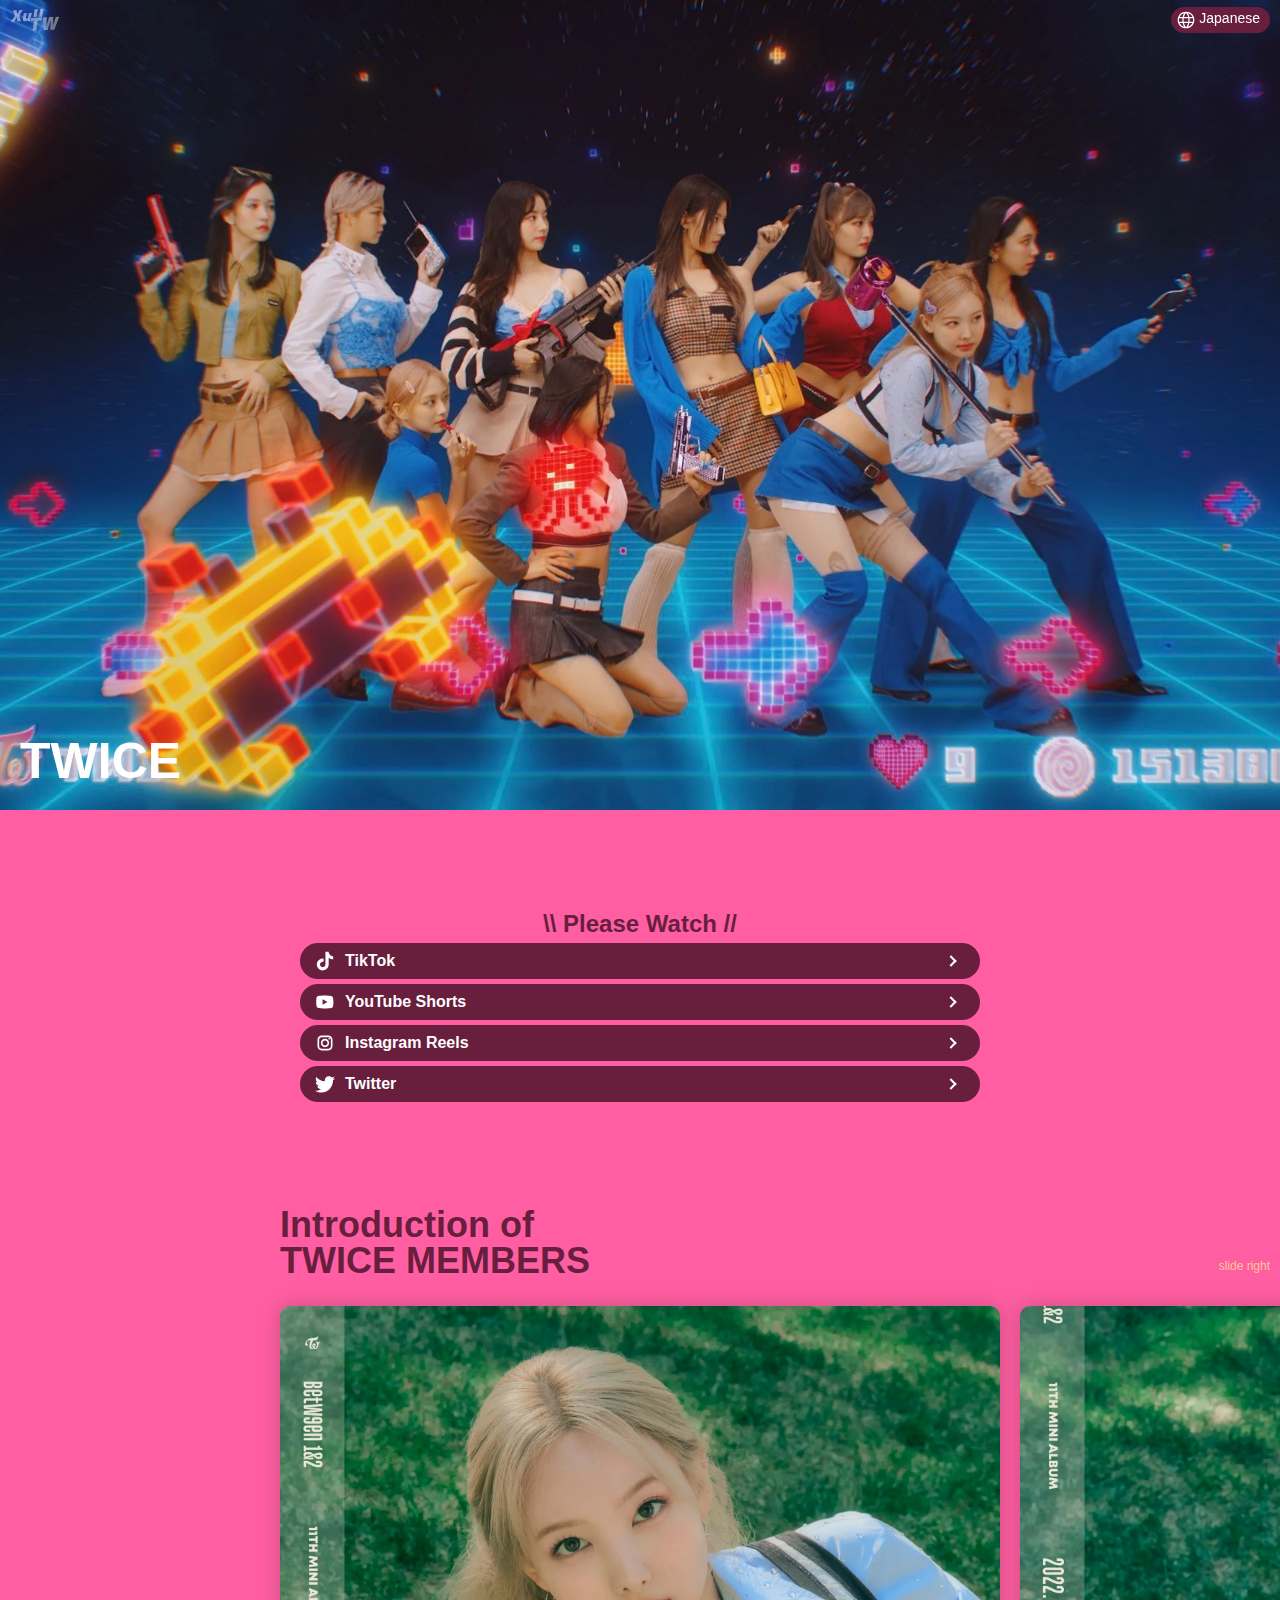
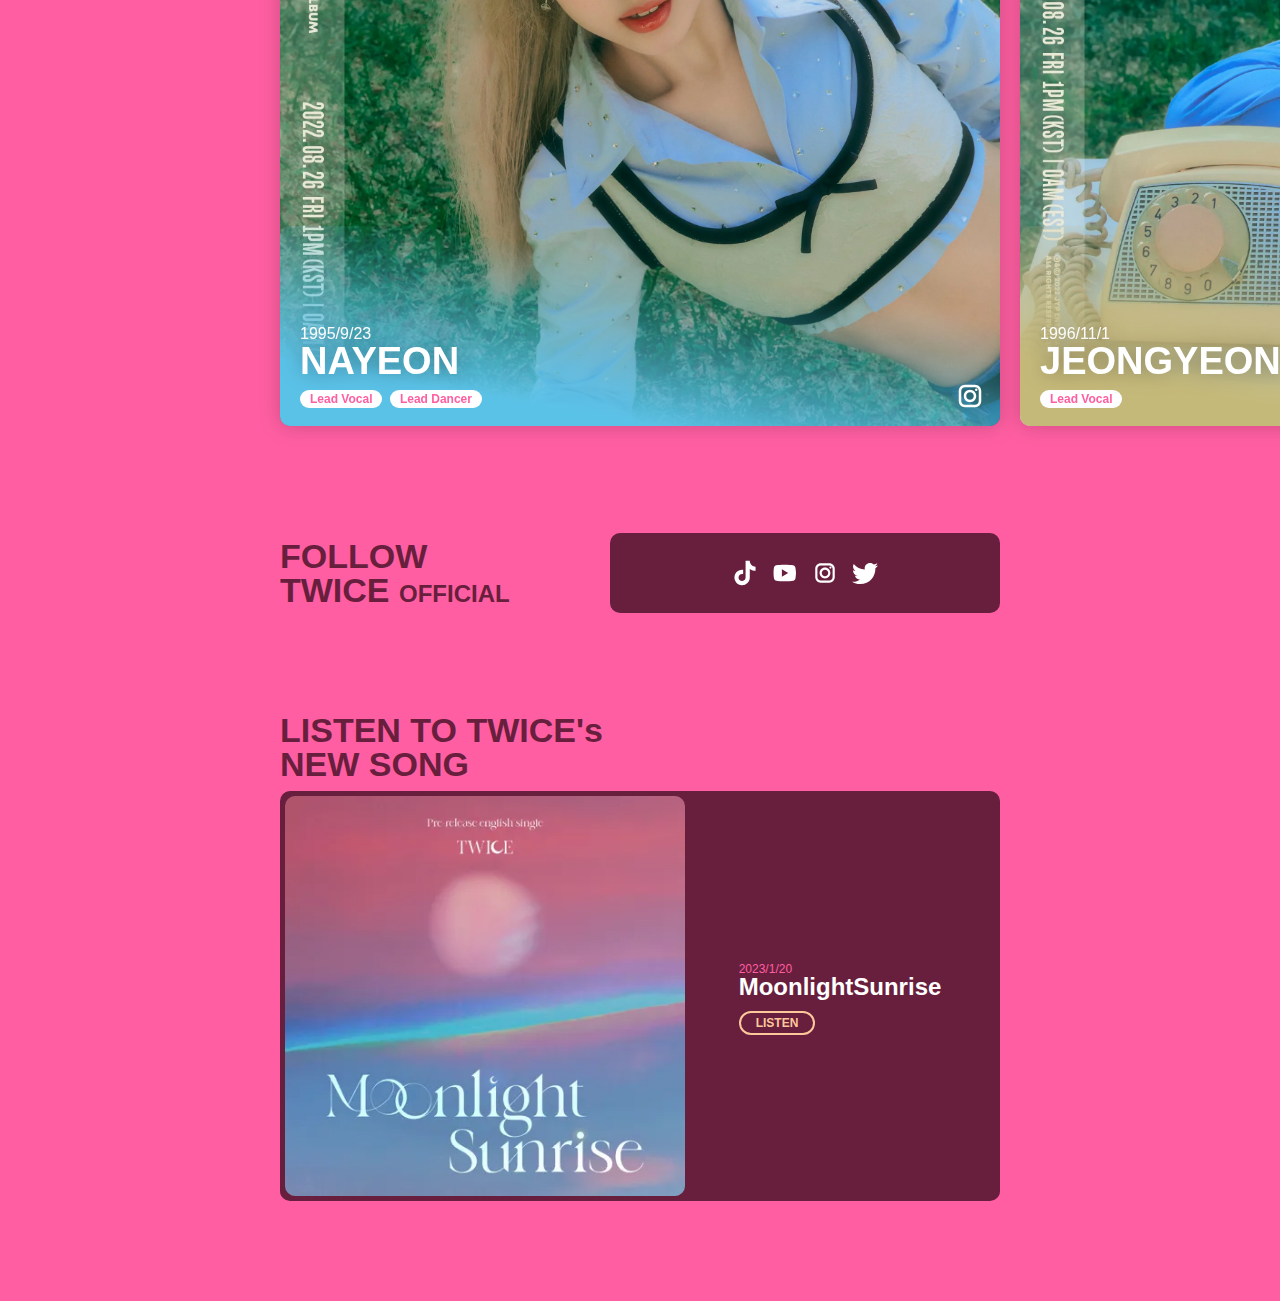
<file: en/index.html>
<!DOCTYPE html>
<html lang="en">

<head>
    <meta charset="UTF-8">
    <meta http-equiv="X-UA-Compatible" content="IE=edge">
    <meta name="viewport" content="width=device-width, initial-scale=1.0">
    <title>TWICE</title>
    <meta name="description" content="">

    <meta name="twitter:card" content="summary_large_image">
    <meta name="twitter:site" content="@xulltw">
    <meta name="twitter:title" content="TWICE">
    <meta name="twitter:description" content="">
    <meta name="twitter:image" content="">

    <link rel="shortcut icon" href="../img/icons/favicon.ico">
    <!-- text -->
    <link rel="stylesheet" href="../text/base.css">
    <link rel="stylesheet" href="../text/index.css">
    <script src="../text/index.js" async></script>

    <!-- アナリティクス -->
    <!-- Google tag (gtag.js) -->
    <script async src="https://www.googletagmanager.com/gtag/js?id=G-9CKXDVN9NT"></script>
    <script>
        window.dataLayer = window.dataLayer || [];
        function gtag() { dataLayer.push(arguments); }
        gtag('js', new Date());

        gtag('config', 'G-9CKXDVN9NT');
    </script>
</head>

<body>
    <header>
        <div class="left">
            <a href="https://twice.xla.jp"><img src="../img/icons/logo.webp" alt=""></a>
        </div>
        <div class="right">
            <a href="../ja/"><img src="../img/icons/language.svg" alt="language"><p>Japanese</p></a>
        </div>
    </header>
    <main>
        <section class="top">
            <h1>TWICE</h1>
        </section>
        <section class="sns">
            <h2>\\ Please Watch //</h2>
            <a href="https://tiktok.com/@xulltw" target="_blank"><img src="../img/icons/tiktok.svg">TikTok</a>
            <a href="https://youtube.com/@xulltw" target="_blank"><img src="../img/icons/youtube.svg">YouTube Shorts</a>
            <a href="https://instagram.com/xulltw" target="_blank"><img src="../img/icons/instagram.svg">Instagram Reels</a>
            <a href="https://twitter.com/xulltw" target="_blank"><img src="../img/icons/twitter.svg">Twitter</a>
        </section>
        <section class="member" id="member">
            <h2>Introduction of<br>TWICE MEMBERS</h2>
            <p class="slideexplain">slide right</p>
            <div class="area">

                <div class="box nayeon">
                    <div class="text" style="background: linear-gradient(10deg,var(--nayeon) 20%,#0000 70%);">
                        <h4>
                            <span class="birthday">1995/9/23</span>
                        </h4>
                        <h3>NAYEON</h3>
                        <p class="category">
                            <span>Lead Vocal</span>
                            <span>Lead Dancer</span>
                        </p>
                    </div>
                    <a href="https://www.instagram.com/nayeonyny/"><img src="../img/icons/instagram.svg" alt=""></a>
                </div>

                <div class="box jeongyeon">
                    <div class="text" style="background: linear-gradient(10deg,var(--jeongyeon) 20%,#0000 70%);">
                        <h4>
                            <span class="birthday">1996/11/1</span>
                        </h4>
                        <h3>JEONGYEON</h3>
                        <p class="category">
                            <span>Lead Vocal</span>
                        </p>
                    </div>
                    <a href="https://www.instagram.com/jy_piece/"><img src="../img/icons/instagram.svg" alt=""></a>
                </div>

                <div class="box momo">
                    <div class="text" style="background: linear-gradient(10deg,var(--momo) 20%,#0000 70%);">
                        <h4>
                            <span class="birthday">1996/11/9</span>
                        </h4>
                        <h3>MOMO</h3>
                        <p class="category">
                            <span>MainDancer</span>
                            <span>Sub Vocal</span>
                        </p>
                    </div>
                    <a href="https://www.instagram.com/momo/"><img src="../img/icons/instagram.svg" alt=""></a>
                </div>

                <div class="box sana">
                    <div class="text" style="background: linear-gradient(10deg,var(--sana) 20%,#0000 70%);">
                        <h4>
                            <span class="birthday">1996/12/29</span>
                        </h4>
                        <h3>SANA</h3>
                        <p class="category">
                            <span>Sub Vocal</span>
                        </p>
                    </div>
                    <a href="https://www.instagram.com/m.by__sana/"><img src="../img/icons/instagram.svg" alt=""></a>
                </div>

                <div class="box jihyo">
                    <div class="text" style="background: linear-gradient(10deg,var(--jihyo) 20%,#0000 70%);">
                        <h4>
                            <span class="birthday">1997/2/1</span>
                        </h4>
                        <h3>JIHYO</h3>
                        <p class="category">
                            <span>Leader</span>
                            <span>Main Vocal</span>
                        </p>
                    </div>
                    <a href="https://www.instagram.com/_zyozyo/"><img src="../img/icons/instagram.svg" alt=""></a>
                </div>

                <div class="box mina">
                    <div class="text" style="background: linear-gradient(10deg,var(--mina) 20%,#0000 70%);">
                        <h4>
                            <span class="birthday">1997/3/24</span>
                        </h4>
                        <h3>MINA</h3>
                        <p class="category">
                            <span>Main Dancer</span>
                            <span>Sub Vocal</span>
                        </p>
                    </div>
                    <a href="https://www.instagram.com/mina_sr_my/"><img src="../img/icons/instagram.svg" alt=""></a>
                </div>

                <div class="box dahyun">
                    <div class="text" style="background: linear-gradient(10deg,var(--dahyun) 20%,#0000 70%);">
                        <h4 style="color: #000; filter: none;">
                            <span class="birthday">1998/5/28</span>
                        </h4>
                        <h3 style="color: #000; filter: none;">DAHYUN</h3>
                        <p class="category">
                            <span style="filter: drop-shadow(0 0 10px #0005);">Lead Rapper</span>
                            <span style="filter: drop-shadow(0 0 10px #0005);">Sub Vocal</span>
                        </p>
                    </div>
                    <a href="https://www.instagram.com/dahhyunnee/"><img src="../img/icons/instagram.svg" alt=""></a>
                </div>

                <div class="box chaeyoung">
                    <div class="text" style="background: linear-gradient(10deg,var(--chaeyoung) 20%,#0000 70%);">
                        <h4>
                            <span class="birthday">1999/4/23</span>
                        </h4>
                        <h3>CHAEYOUNG</h3>
                        <p class="category">
                            <span>main Rapper</span>
                            <span>Sub Vocal</span>
                        </p>
                    </div>
                    <a href="https://www.instagram.com/chaeyo.0/"><img src="../img/icons/instagram.svg" alt=""></a>
                </div>

                <div class="box tzuyu">
                    <div class="text" style="background: linear-gradient(10deg,var(--tzuyu) 20%,#0000 70%);">
                        <h4>
                            <span class="birthday">1999/6/14</span>
                        </h4>
                        <h3>TZUYU</h3>
                        <p class="category">
                            <span>Lead Dancer</span>
                            <span>Sub Vocal</span>
                        </p>
                    </div>
                    <a href="https://www.instagram.com/thinkaboutzu/"><img src="../img/icons/instagram.svg" alt=""></a>
                </div>
            </div>
        </section>
        <section class="official">
            <h2>FOLLOW<br>TWICE <span style="font-size: 24px;">OFFICIAL</span></h2>
            <div class="back">
                <div class="btn">
                    <a href="https://tiktok.com/@twice_tiktok_official" target="_blank"><img src="../img/icons/tiktok.svg"></a>
                    <a href="https://youtube.com/@TWICE" target="_blank"><img src="../img/icons/youtube.svg"></a>
                    <a href="https://instagram.com/twicetagram/" target="_blank"><img src="../img/icons/instagram.svg"></a>
                    <a href="https://twitter.com/jypetwice" target="_blank"><img src="../img/icons/twitter.svg"></a>
                </div>
            </div>
        </section>
        <section class="music">
            <h2>LISTEN TO TWICE's <br>NEW SONG</h2>
            <div class="flex">
                <img src="../img/pics/MoonlightSunrise.webp" alt="">
                <div class="text">
                    <p>2023/1/20</p>
                    <h3>MoonlightSunrise</h3>
                    <a href="https://twice.lnk.to/MoonlightSunrise" target="_blank">LISTEN</a>
                </div>
            </div>
        </section>
    </main>
</body>

</html>
</file>
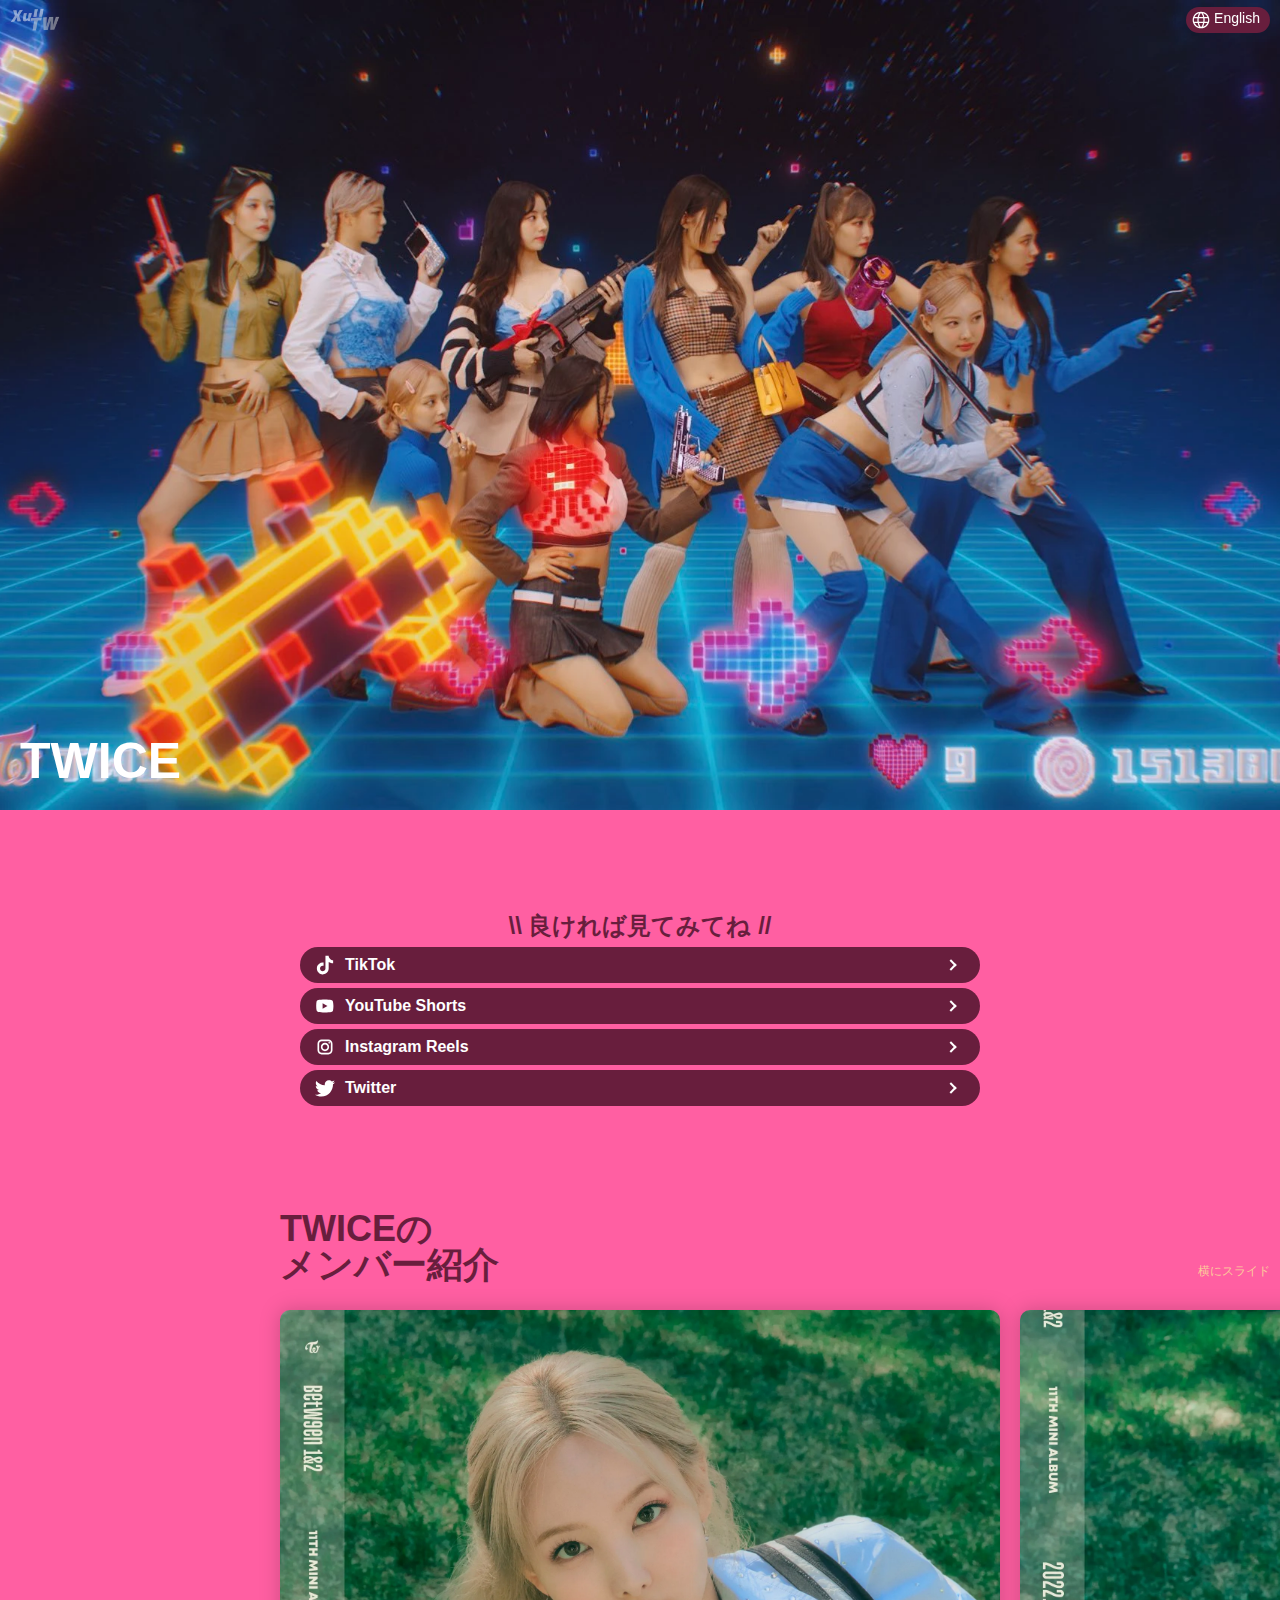
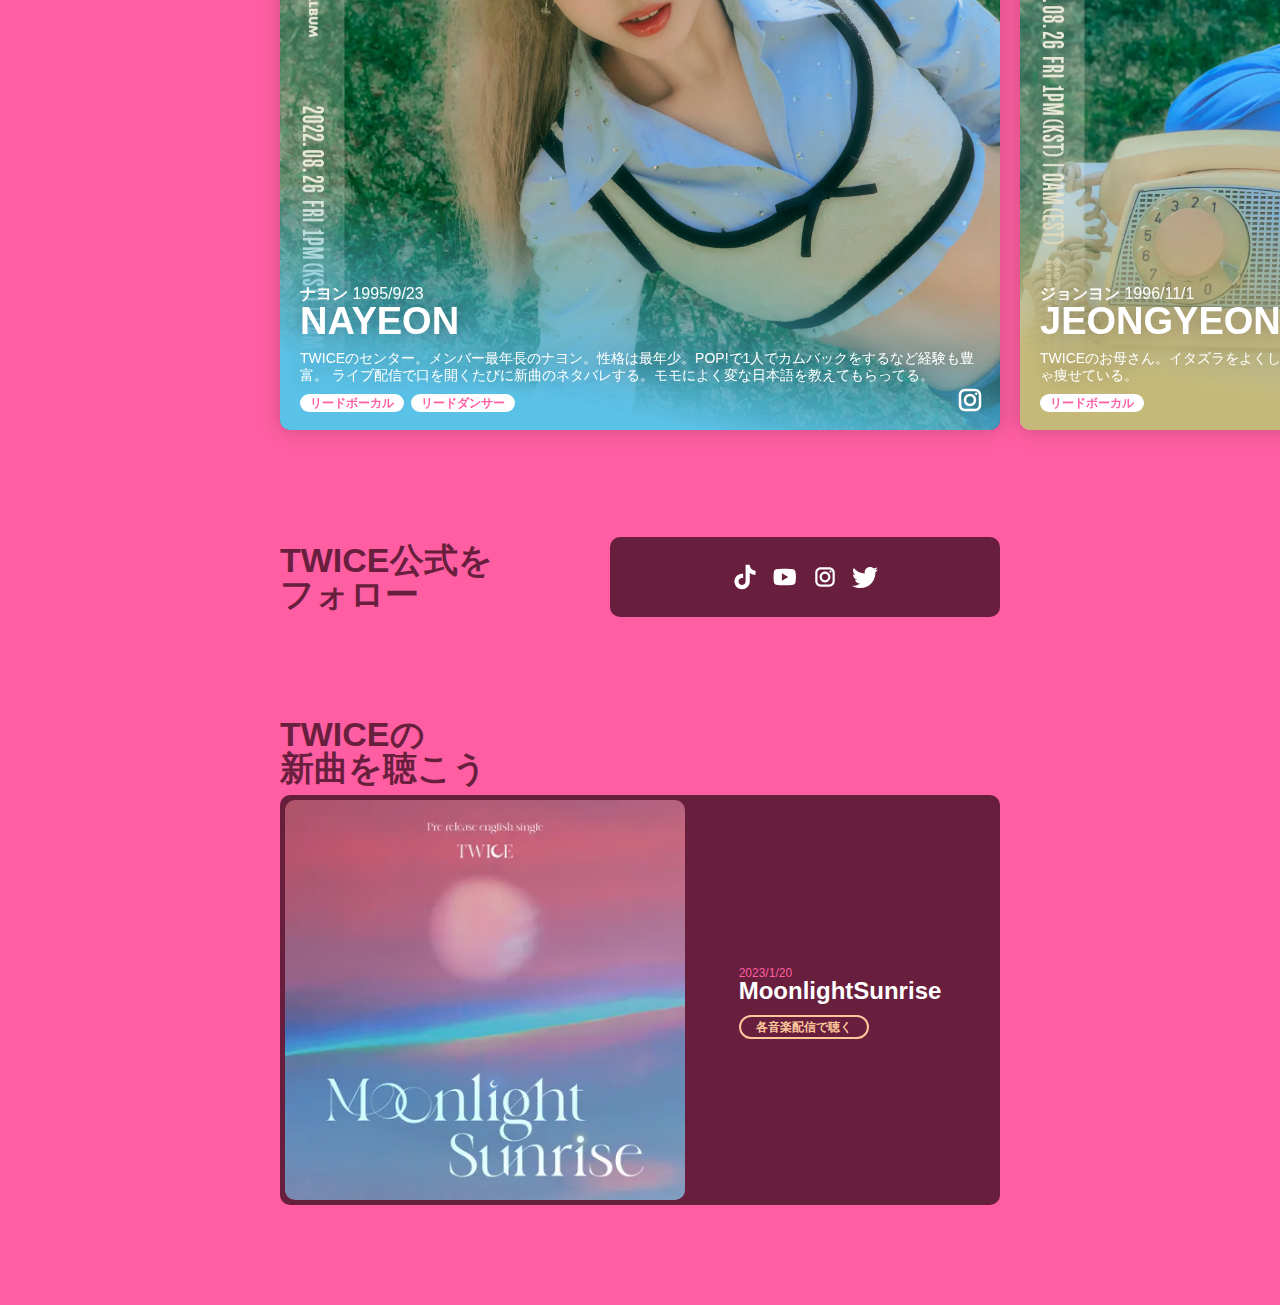
<file: ja/index.html>
<!DOCTYPE html>
<html lang="ja">

<head>
    <meta charset="UTF-8">
    <meta http-equiv="X-UA-Compatible" content="IE=edge">
    <meta name="viewport" content="width=device-width, initial-scale=1.0">
    <title>TWICE</title>
    <meta name="description" content="">

    <meta name="twitter:card" content="summary_large_image">
    <meta name="twitter:site" content="@xulltw">
    <meta name="twitter:title" content="TWICE">
    <meta name="twitter:description" content="">
    <meta name="twitter:image" content="">

    <link rel="shortcut icon" href="../img/icons/favicon.ico">
    <!-- text -->
    <link rel="stylesheet" href="../text/base.css">
    <link rel="stylesheet" href="../text/index.css">
    <script src="../text/index.js" async></script>

    <!-- アナリティクス -->
    <!-- Google tag (gtag.js) -->
    <script async src="https://www.googletagmanager.com/gtag/js?id=G-9CKXDVN9NT"></script>
    <script>
        window.dataLayer = window.dataLayer || [];
        function gtag() { dataLayer.push(arguments); }
        gtag('js', new Date());

        gtag('config', 'G-9CKXDVN9NT');
    </script>
</head>

<body>
    <header>
        <div class="left">
            <a href="https://twice.xla.jp"><img src="../img/icons/logo.webp" alt=""></a>
        </div>
        <div class="right">
            <a href="../en/"><img src="../img/icons/language.svg" alt="language"><p>English</p></a>
        </div>
    </header>
    <main>
        <section class="top">
            <h1>TWICE</h1>
        </section>
        <section class="sns">
            <h2>\\ 良ければ見てみてね //</h2>
            <a href="https://tiktok.com/@xulltw" target="_blank"><img src="../img/icons/tiktok.svg">TikTok</a>
            <a href="https://youtube.com/@xulltw" target="_blank"><img src="../img/icons/youtube.svg">YouTube Shorts</a>
            <a href="https://instagram.com/xulltw" target="_blank"><img src="../img/icons/instagram.svg">Instagram Reels</a>
            <a href="https://twitter.com/xulltw" target="_blank"><img src="../img/icons/twitter.svg">Twitter</a>
        </section>
        <section class="member" id="member">
            <h2>TWICEの<br>メンバー紹介</h2>
            <p class="slideexplain">横にスライド</p>
            <div class="area">

                <div class="box nayeon">
                    <div class="text" style="background: linear-gradient(10deg,var(--nayeon) 20%,#0000 70%);">
                        <h4>
                            <span class="ja">ナヨン</span>
                            <span class="birthday">1995/9/23</span>
                        </h4>
                        <h3>NAYEON</h3>
                        <p class="explain">
                            TWICEのセンター。メンバー最年長のナヨン。性格は最年少。POP!で1人でカムバックをするなど経験も豊富。
                            ライブ配信で口を開くたびに新曲のネタバレする。モモによく変な日本語を教えてもらってる。
                        </p>
                        <p class="category">
                            <span>リードボーカル</span>
                            <span>リードダンサー</span>
                        </p>
                    </div>
                    <a href="https://www.instagram.com/nayeonyny/"><img src="../img/icons/instagram.svg" alt=""></a>
                </div>

                <div class="box jeongyeon">
                    <div class="text" style="background: linear-gradient(10deg,var(--jeongyeon) 20%,#0000 70%);">
                        <h4>
                            <span class="ja">ジョンヨン</span>
                            <span class="birthday">1996/11/1</span>
                        </h4>
                        <h3>JEONGYEON</h3>
                        <p class="explain">
                            TWICEのお母さん。イタズラをよくしている。病気を患い太りやすい薬を飲んでいるのにもかかわらずめちゃ痩せている。
                        </p>
                        <p class="category">
                            <span>リードボーカル</span>
                        </p>
                    </div>
                    <a href="https://www.instagram.com/jy_piece/"><img src="../img/icons/instagram.svg" alt=""></a>
                </div>

                <div class="box momo">
                    <div class="text" style="background: linear-gradient(10deg,var(--momo) 20%,#0000 70%);">
                        <h4>
                            <span class="ja">モモ</span>
                            <span class="birthday">1996/11/9</span>
                        </h4>
                        <h3>MOMO</h3>
                        <p class="explain">
                            TWICEのダンサー。Made in Japna。話せる言語数は0ヶ国語。ナヨンに変な日本語教えがち。TWICEの中で一番インスタのフォロワー数が多い。
                        </p>
                        <p class="category">
                            <span>メインダンサー</span>
                            <span>サブボーカル</span>
                        </p>
                    </div>
                    <a href="https://www.instagram.com/momo/"><img src="../img/icons/instagram.svg" alt=""></a>
                </div>

                <div class="box sana">
                    <div class="text" style="background: linear-gradient(10deg,var(--sana) 20%,#0000 70%);">
                        <h4>
                            <span class="ja">サナ</span>
                            <span class="birthday">1996/12/29</span>
                        </h4>
                        <h3>SANA</h3>
                        <p class="explain">
                            愛嬌が可愛らしくリアコ製造機。
                        </p>
                        <p class="category">
                            <span>サブボーカル</span>
                        </p>
                    </div>
                    <a href="https://www.instagram.com/m.by__sana/"><img src="../img/icons/instagram.svg" alt=""></a>
                </div>

                <div class="box jihyo">
                    <div class="text" style="background: linear-gradient(10deg,var(--jihyo) 20%,#0000 70%);">
                        <h4>
                            <span class="ja">ジヒョ</span>
                            <span class="birthday">1997/2/1</span>
                        </h4>
                        <h3>JIHYO</h3>
                        <p class="explain">
                            TWICEのリーダー。基本的にメンバーからいじられてる。表情筋がすごく、色々な表情を見れる。
                        </p>
                        <p class="category">
                            <span>リーダー</span>
                            <span>メインボーカル</span>
                        </p>
                    </div>
                    <a href="https://www.instagram.com/_zyozyo/"><img src="../img/icons/instagram.svg" alt=""></a>
                </div>

                <div class="box mina">
                    <div class="text" style="background: linear-gradient(10deg,var(--mina) 20%,#0000 70%);">
                        <h4>
                            <span class="ja">ミナ</span>
                            <span class="birthday">1997/3/24</span>
                        </h4>
                        <h3>MINA</h3>
                        <p class="explain">
                            ペンギン。大人しそうに見えてギャグ線が高く面白い。
                        </p>
                        <p class="category">
                            <span>メインダンサー</span>
                            <span>サブボーカル</span>
                        </p>
                    </div>
                    <a href="https://www.instagram.com/mina_sr_my/"><img src="../img/icons/instagram.svg" alt=""></a>
                </div>

                <div class="box dahyun">
                    <div class="text" style="background: linear-gradient(10deg,var(--dahyun) 20%,#0000 70%);">
                        <h4 style="color: #000; filter: none;">
                            <span class="ja">ダヒョン</span>
                            <span class="birthday">1998/5/28</span>
                        </h4>
                        <h3 style="color: #000; filter: none;">DAHYUN</h3>
                        <p class="explain" style="color: #000; filter: none;">
                            カメラを見つける天才。バラエティ向き。白すぎてアンミカの「白って200色あんねん」にダヒョン色がある。
                        </p>
                        <p class="category">
                            <span style="filter: drop-shadow(0 0 10px #0005);">リードラッパー</span>
                            <span style="filter: drop-shadow(0 0 10px #0005);">サブボーカル</span>
                        </p>
                    </div>
                    <a href="https://www.instagram.com/dahhyunnee/"><img src="../img/icons/instagram.svg" alt=""></a>
                </div>

                <div class="box chaeyoung">
                    <div class="text" style="background: linear-gradient(10deg,var(--chaeyoung) 20%,#0000 70%);">
                        <h4>
                            <span class="ja">チェヨン</span>
                            <span class="birthday">1999/4/23</span>
                        </h4>
                        <h3>CHAEYOUNG</h3>
                        <p class="explain">
                            みんなの赤ちゃん。可愛らしく見えてタトゥーを入れているギャップあり。
                        </p>
                        <p class="category">
                            <span>メインラッパー</span>
                            <span>サブボーカル</span>
                        </p>
                    </div>
                    <a href="https://www.instagram.com/chaeyo.0/"><img src="../img/icons/instagram.svg" alt=""></a>
                </div>

                <div class="box tzuyu">
                    <div class="text" style="background: linear-gradient(10deg,var(--tzuyu) 20%,#0000 70%);">
                        <h4>
                            <span class="ja">ツウィ</span>
                            <span class="birthday">1999/6/14</span>
                        </h4>
                        <h3>TZUYU</h3>
                        <p class="explain">
                            ビジュが姫。何を考えているかわからない。
                        </p>
                        <p class="category">
                            <span>リードダンサー</span>
                            <span>サブボーカル</span>
                        </p>
                    </div>
                    <a href="https://www.instagram.com/thinkaboutzu/"><img src="../img/icons/instagram.svg" alt=""></a>
                </div>
            </div>
        </section>
        <section class="official">
            <h2>TWICE公式を<br>フォロー</h2>
            <div class="back">
                <div class="btn">
                    <a href="https://tiktok.com/@twice_tiktok_official" target="_blank"><img src="../img/icons/tiktok.svg"></a>
                    <a href="https://youtube.com/@TWICE" target="_blank"><img src="../img/icons/youtube.svg"></a>
                    <a href="https://instagram.com/twicetagram/" target="_blank"><img src="../img/icons/instagram.svg"></a>
                    <a href="https://twitter.com/jypetwice" target="_blank"><img src="../img/icons/twitter.svg"></a>
                </div>
            </div>
        </section>
        <section class="music">
            <h2>TWICEの<br>新曲を聴こう</h2>
            <div class="flex">
                <img src="../img/pics/MoonlightSunrise.webp" alt="">
                <div class="text">
                    <p>2023/1/20</p>
                    <h3>MoonlightSunrise</h3>
                    <a href="https://twice.lnk.to/MoonlightSunrise" target="_blank">各音楽配信で聴く</a>
                </div>
            </div>
        </section>
    </main>
</body>

</html>
</file>
<file: text/base.css>
@font-face {
    font-family: 'LSeedJP';
    src: url(https://twice.xla.jp/fonts/LSeedJPRg.woff) format('woff');
    font-weight: 500, normal;
    font-style: normal;
}

@font-face {
    font-family: 'LSeedJP';
    src: url(https://twice.xla.jp/fonts/LSeedJPBd.woff) format('woff');
    font-weight: 700;
    font-style: normal;
}

@font-face {
    font-family: 'LSeedJP';
    src: url(https://twice.xla.jp/fonts/LSeedJPEb.woff) format('woff');
    font-weight: 900;
    font-style: normal;
}

/* スクロールバー */
::-webkit-scrollbar {
    width: 13px;
    height: 10px;
    transition: .2s;
}

::-webkit-scrollbar-track {
    background: var(--twice-1);
    backdrop-filter: blur(20px);
    -webkit-backdrop-filter: blur(20px);
}

::-webkit-scrollbar-thumb {
    background: #fff7;
    border-radius: 10px;
    backdrop-filter: blur(20px);
    -webkit-backdrop-filter: blur(20px);
}

::-webkit-scrollbar-thumb:hover {
    background: #fffa;
}

::-webkit-scrollbar-thumb:active {
    background: var(--twice-2);
}

::selection {
    background: var(--twice-2);
    color: #FFF;
}

:root {
    --twice-1: #FF5FA2;
    --twice-2: #FCC89B;
    --nayeon: #5BC2E7;
    --jeongyeon: #c5b97a;
    --momo: #ff8da1;
    --sana: #987dd4;
    --jihyo: #ffc56e;
    --mina: #6dcdb8;
    --dahyun: #ffffff;
    --chaeyoung: #ee2737;
    --tzuyu: #005eb8;
    --blackpink: #681e3d;
    --blackpinklight: #942050;
    --url: #c5c1ff;
    --img-white: invert(88%) sepia(61%) saturate(0%) hue-rotate(229deg) brightness(107%) contrast(101%);
}

* {
    margin: 0;
    padding: 0;
    box-sizing: border-box;
    font-family: "LSeedJP", sans-serif;
}

html {
    font-size: 100%;
    scroll-behavior: smooth;
    background-color: var(--twice-1);
    color: #fff;
    max-width: 100%;
}

a {
    text-decoration: none;
    color: var(--url);
}

header {
    position: fixed;
    top: 0;
    left: 0;
    width: 100%;
    height: 40px;
    z-index: 999;
    display: flex;
    align-items: center;
    justify-content: space-between;
}

header .left a {
    height: 100%;
    width: 50px;
}

header .left img {
    display: block;
    width: 50px;
    height: 100%;
    margin: 0 0 0 10px;
    opacity: .5;
}

header .right {
    margin: 0 10px 0 0;
}

header .right a {
    text-decoration: none;
    color: #fff;
    font-size: 14px;
    background: var(--blackpink);
    display: flex;
    padding: 3px  10px 3px 5px;
    border-radius: 99px;
    transition: 1s;
}

header .right img {
    display: block;
    width: 20px;
    filter: var(--img-white);
    margin: 0 3px 0 0;
}

header .right a:hover {
    transition: .2s;
    background: var(--blackpinklight);
}
</file>
<file: text/index.css>
main {
    width: 100%;
}

.top {
    background-position: center center;
    background-repeat: no-repeat;
    background-size: cover;
    background-image: url(../img/pics/top1.webp);
    width: 100%;
    height: 90vh;
    position: relative;
}

.top h1 {
    position: absolute;
    bottom: 20px;
    left: 20px;
    font-size: 50px;
}

.sns {
    margin: 80px auto;
    width: 720px;
    max-width: 100%;
    padding: 20px;
    text-align: center;
}

.sns h2 {
    color: var(--blackpink);
}

.sns a {
    display: flex;
    width: 100%;
    background: var(--blackpink);
    border-radius: 100px;
    padding: 8px 15px;
    margin: 5px 0;
    text-align: left;
    text-decoration: none;
    color: #FFF;
    font-weight: bold;
    align-items: center;
    position: relative;
    transition: 1s;
}

.sns a img {
    display: block;
    width: 20px;
    filter: var(--img-white);
    margin: 0 10px 0 0;
}

.sns a::before {
    content: "";
    position: absolute;
    top: 50%;
    bottom: 0;
    right: 25px;
    width: 6px;
    height: 6px;
    border-top: solid 2px #FFF;
    border-right: solid 2px #FFF;
    transform: translateY(-50%) rotate(45deg);
    transition: 1s;
}

.sns a:hover {
    transition: .2s;
    transform: scale(1.02);
    background: var(--blackpinklight);
    color: var(--twice-2);
}

.member {
    width: 100%;
    margin: 80px 0;
    position: relative;
}

.member h2 {
    width: 740px;
    max-width: 100%;
    margin: 0 auto;
    padding: 0 10px;
    line-height: 1;
    font-size: 36px;
    font-weight: 900;
    color: var(--blackpink);
}

.member .slideexplain {
    position: absolute;
    right: 10px;
    top: 52px;
    font-size: 12px;
    color: var(--twice-2);
    animation: 4s slideexplain infinite;
}

@keyframes slideexplain {
    0% {
        transform: translateX(0);
    }
    30% {
        transform: translateX(10px);
    }
    40% {
        transform: translateX(0);
    }
    60% {
        transform: translateX(0);
    }
    70% {
        transform: translateX(10px);
    }
    80% {
        transform: translateX(0);
    }
    90% {
        transform: translateX(10px);
    }
    100% {
        transform: translateX(0);
    }
}

.member .area {
    display: flex;
    overflow-x: auto;
    scroll-snap-type: x mandatory;
    padding: 0 calc((100% - 720px - 10px*2)/2);
}

.member .box {
    min-width: 720px;
    height: 720px;
    max-height: 85vh;
    margin: 27px 10px;
    border-radius: 10px;
    background-repeat: no-repeat;
    background-size: cover;
    position: relative;
    scroll-snap-align: center;
    filter: drop-shadow(0 0 10px #0003);
    transition: 1s;
    cursor: pointer;
}

.member .box:hover {
    transition: .2s;
    filter: drop-shadow(0 0 10px #0006);
}

.member a {
    position: absolute;
    bottom: 10px;
    right: 10px;
    width: 40px;
    height: 40px;
    padding: 5px;
    border-radius: 50%;
    transition: .2s;
}

.member a img {
    width: 100%;
    filter: var(--img-white);
}

.member a:hover {
    background: #fff4;
}

.member .text {
    position: absolute;
    bottom: 0;
    left: 0;
    width: 100%;
    padding: 100px 20px 20px 20px;
    line-height: 1;
    border-radius: 10px;
}

.member h3,
.member h4,
.member .explain {
    filter: drop-shadow(0 0 10px #0005);
}

.member .birthday {
    font-weight: lighter;
}

.member h3 {
    font-size: 38px;
    margin: 0 0 10px 0;
}

.member .explain {
    margin: 10px 0;
    font-size: 14px;
    line-height: 1.2;
}

.member .category span {
    font-size: 12px;
    font-weight: bold;
    border-radius: 100px;
    margin: 0 3px 0 0;
    padding: 2px 10px;
    background: #fff;
    color: var(--twice-1);
}

@media screen and (max-width: 740px) {
    .member .box {
        min-width: 100%;
        margin: 10px 0;
        filter: none;
        border-radius: 0;
    }
    
    .member .box:hover {
        transform: none;
        filter: none;
    }

    .member .text {
        border-radius: 0;
        padding: 100px 10px 20px 10px;
    }
}

.member .nayeon {
    background-position: top center;
    background-image: url(../img/pics/nayeon001.webp);
}

.member .jeongyeon {
    background-position: center right;
    background-image: url(../img/pics/jeongyeon001.webp);
}

.member .momo {
    background-position: top left;
    background-image: url(../img/pics/momo001.webp);
}

.member .sana {
    background-position: top center;
    background-image: url(../img/pics/sana001.webp);
}

.member .jihyo {
    background-position: top right;
    background-image: url(../img/pics/jihyo001.webp);
}

.member .mina {
    background-position: top left;
    background-image: url(../img/pics/mina001.webp);
}

.member .dahyun {
    background-position: top center;
    background-image: url(../img/pics/dahyun001.webp);
}

.member .chaeyoung {
    background-position: bottom left;
    background-image: url(../img/pics/chaeyoung001.webp);
}

.member .tzuyu {
    background-position: top left;
    background-image: url(../img/pics/tzuyu001.webp);
}

.official {
    width: 740px;
    max-width: 100%;
    margin: 60px auto;
    padding: 0 10px;
    display: grid;
    grid-template-columns: 320px 1fr;
    gap: 10px;
    align-items: center;
}

.official h2 {
    line-height: 1;
    font-size: 34px;
    font-weight: 900;
    width: 100%;
    color: var(--blackpink);
}

.official .back {
    background: var(--blackpink);
    border-radius: 10px;
    padding: 20px;
}

.official .btn {
    display: flex;
    margin: 0 auto;
    width: 160px;
}

.official a {
    display: block;
    width: 40px;
    border-radius: 50%;
    padding: 7px;
    transition: 1s;
}

.official a:hover {
    background: var(--blackpinklight);
    transition: .2s;
}

.official img {
    display: block;
    width: 100%;
    filter: var(--img-white);
}

@media screen and (max-width: 600px) {
    .official {
        display: block;
    }

    .official h2 {
        margin: 0 0 10px;
    }
}

.music {
    width: 740px;
    max-width: 100%;
    padding: 0 10px;
    margin: 100px auto;
    text-align: center;
}

.music h2 {
    line-height: 1;
    text-align: left;
    font-size: 34px;
    font-weight: 900;
    margin: 0 0 10px;
    color: var(--blackpink);
}

.music .flex {
    display: flex;
    align-items: center;
    background: var(--blackpink);
    padding: 5px;
    border-radius: 10px;
}

.music img {
    border-radius: 10px;
    width: 400px;
}

.music .text {
    margin: 0 auto;
    text-align: left;
    line-height: 1;
}

.music p {
    font-size: 12px;
    color: var(--twice-1);
}

.music h3 {
    font-size: 24px;
    margin: 0 0 15px;
}

.music a {
    border: 2px solid var(--twice-2);
    border-radius: 100px;
    padding: 3px 15px;
    color: var(--twice-2);
    font-size: 12px;
    font-weight: bold;
    transition: 1s;
}

.music a:hover {
    transition: .2s;
    background: var(--twice-2);
    color: var(--blackpinklight);
}

@media screen and (max-width: 740px) {
    .music .flex {
        display: block;
        padding: 5px 5px 15px 5px;
        border-radius: 10px;
    }

    .music img {
        border-radius: 10px;
        width: 100%;
        max-width: 400px;
    }

    .music .text {
        margin: 10px 0;
        text-align: center;
    }
}
</file>
